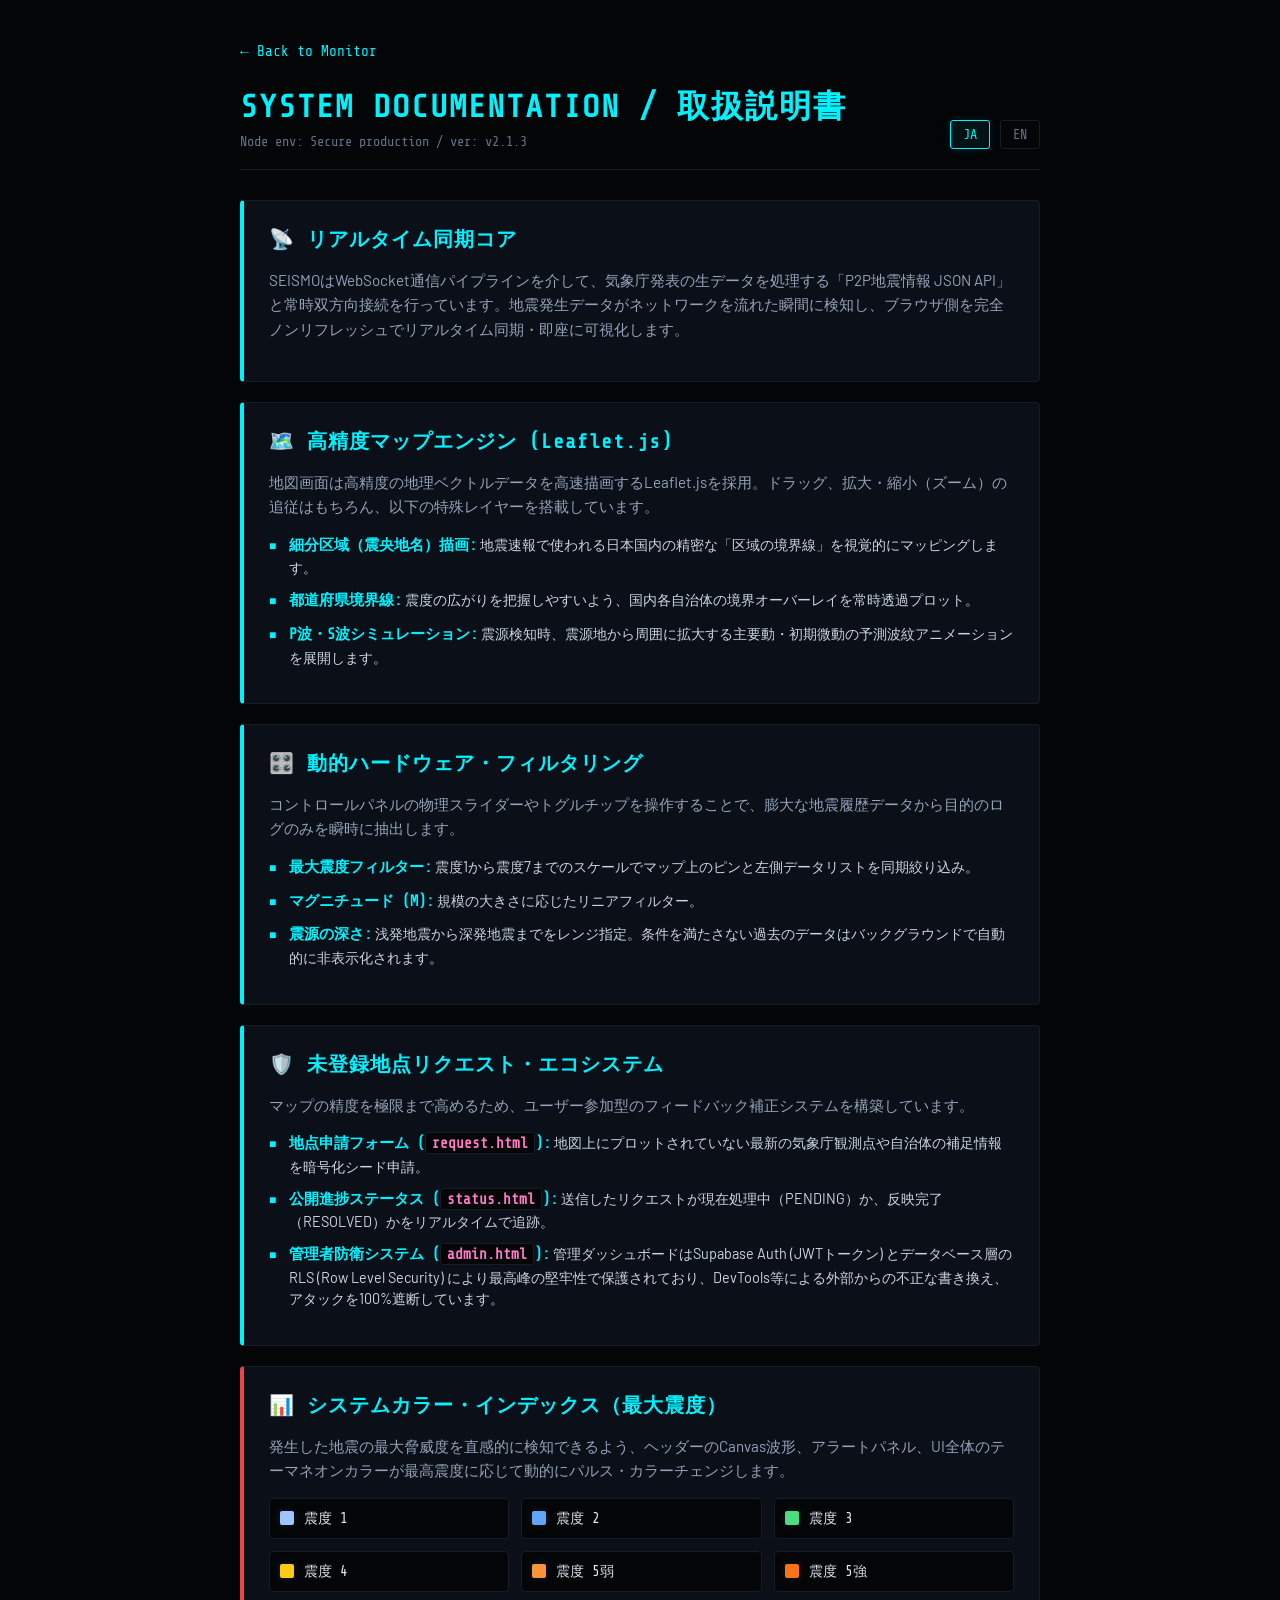
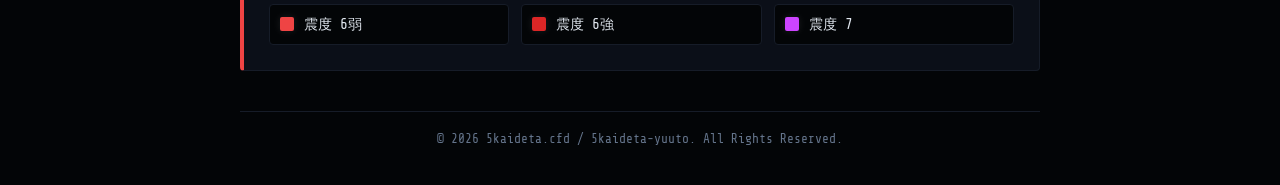
<file: codes/help.html>
<!DOCTYPE html>
<html lang="ja">

<head>
    <meta charset="UTF-8">
    <meta name="viewport" content="width=device-width, initial-scale=1.0">
    <meta property="og:title" content="SEISMO — SYSTEM DOCUMENTATION | 5kaideta.cfd">
    <meta property="og:site_name" content="SEISMO — 取扱説明書">
    <meta property="og:description" content="リアルタイム地震情報モニター「SEISMO」の機能、操作方法、システム構成に関する詳細ドキュメントです。">
    <meta property="og:type" content="website">
    <meta property="og:url" content="https://earthquake.5kaideta.cfd/help">
    <meta property="og:image" content="https://earthquake.5kaideta.cfd/ogp-thumbnail.png">
    <meta property="twitter:card" content="summary_large_image">
    <link rel="icon" href="favicon.ico" type="image/x-icon">
    <title>SEISMO — SYSTEM DOCUMENTATION | 5kaideta.cfd</title>
    <link href="https://fonts.googleapis.com/css2?family=Share+Tech+Mono&family=Barlow:wght@400;600&display=swap"
        rel="stylesheet">
    <style>
        :root {
            --bg: #030507;
            --accent: #00f2ff;
            --bg-card: #0b0f18;
            --border: #161c28;
            --text: #e2e8f0;
            --text-muted: #64748b;
        }

        body {
            background: var(--bg);
            color: var(--text);
            font-family: 'Barlow', -apple-system, BlinkMacSystemFont, "Segoe UI", Roboto, sans-serif;
            margin: 0;
            padding: 40px 20px;
            display: flex;
            flex-direction: column;
            align-items: center;
        }

        .container {
            width: 100%;
            max-width: 800px;
        }

        header {
            border-bottom: 1px solid var(--border);
            padding-bottom: 20px;
            margin-bottom: 30px;
            display: flex;
            justify-content: space-between;
            align-items: flex-end;
        }

        h1 {
            font-family: 'Share Tech Mono', monospace;
            font-size: 2rem;
            margin: 0;
            color: var(--accent);
            text-transform: uppercase;
            letter-spacing: 2px;
        }

        .version-node {
            font-family: 'Share Tech Mono', monospace;
            font-size: 0.85rem;
            color: var(--text-muted);
            margin-top: 5px;
        }

        .lang-switch {
            display: flex;
            gap: 10px;
        }

        .lang-btn {
            background: transparent;
            border: 1px solid var(--border);
            color: var(--text-muted);
            padding: 6px 12px;
            cursor: pointer;
            font-family: 'Share Tech Mono', monospace;
            font-size: 0.85rem;
            transition: all 0.2s ease;
            border-radius: 3px;
        }

        .lang-btn:hover {
            border-color: var(--accent);
            color: var(--accent);
        }

        .lang-btn.active {
            border-color: var(--accent);
            background: rgba(0, 242, 255, 0.05);
            color: var(--accent);
            box-shadow: 0 0 10px rgba(0, 242, 255, 0.1);
        }

        .back-link {
            font-family: 'Share Tech Mono', monospace;
            color: var(--accent);
            text-decoration: none;
            display: inline-flex;
            align-items: center;
            gap: 5px;
            font-size: 0.9rem;
            margin-bottom: 25px;
            transition: opacity 0.2s;
        }

        .back-link:hover {
            opacity: 0.8;
        }

        .help-card {
            background: var(--bg-card);
            border: 1px solid var(--border);
            border-left: 4px solid var(--accent);
            padding: 25px;
            margin-bottom: 20px;
            border-radius: 4px;
        }

        .help-card h2 {
            font-family: 'Share Tech Mono', monospace;
            color: var(--accent);
            margin: 0 0 15px 0;
            font-size: 1.25rem;
            display: flex;
            align-items: center;
            gap: 10px;
            letter-spacing: 1px;
        }

        .help-card p {
            margin: 0 0 15px 0;
            font-size: 0.95rem;
            line-height: 1.6;
            color: #94a3b8;
        }

        .help-list {
            margin: 10px 0 0 0;
            padding: 0;
            list-style: none;
        }

        .help-list li {
            font-size: 0.9rem;
            color: #cbd5e1;
            margin-bottom: 10px;
            position: relative;
            padding-left: 20px;
            line-height: 1.5;
        }

        .help-list li::before {
            content: "■";
            color: var(--accent);
            font-size: 0.75rem;
            position: absolute;
            left: 0;
            top: 2px;
        }

        .help-list li strong {
            color: var(--accent);
            font-family: 'Share Tech Mono', monospace;
            font-size: 0.95rem;
        }

        .code-span {
            background: #030507;
            border: 1px solid var(--border);
            color: #ff79c6;
            padding: 2px 6px;
            border-radius: 3px;
            font-family: 'Share Tech Mono', monospace;
            font-size: 0.9rem;
        }

        .color-grid {
            display: grid;
            grid-template-columns: repeat(auto-fit, minmax(200px, 1fr));
            gap: 12px;
            margin-top: 15px;
            font-family: 'Share Tech Mono', monospace;
            font-size: 0.9rem;
        }

        .color-item {
            background: #030507;
            border: 1px solid var(--border);
            padding: 10px;
            border-radius: 4px;
            display: flex;
            align-items: center;
            gap: 10px;
        }

        .color-indicator {
            width: 14px;
            height: 14px;
            border-radius: 2px;
            box-shadow: 0 0 8px rgba(255, 255, 255, 0.1);
        }

        footer {
            margin-top: 40px;
            border-top: 1px solid var(--border);
            padding-top: 20px;
            text-align: center;
            font-family: 'Share Tech Mono', monospace;
            font-size: 0.8rem;
            color: var(--text-muted);
        }

        @media (max-width: 600px) {
            header {
                flex-direction: column;
                align-items: flex-start;
                gap: 15px;
            }

            body {
                padding: 20px 10px;
            }
        }
    </style>
</head>

<body>
    <div class="container">
        <a href="/" class="back-link">← Back to Monitor</a>

        <header>
            <div>
                <h1 id="title-text">System Documentation</h1>
                <div class="version-node">Node env: Secure production / ver: v2.1.3</div>
            </div>
            <div class="lang-switch">
                <button id="btn-ja" class="lang-btn active" onclick="setLang('ja')">JA</button>
                <button id="btn-en" class="lang-btn" onclick="setLang('en')">EN</button>
            </div>
        </header>

        <main id="help-content">
        </main>

        <footer>
            &copy; 2026 5kaideta.cfd / 5kaideta-yuuto. All Rights Reserved.
        </footer>
    </div>

    <script>
        let currentLang = localStorage.getItem('seismo_lang') || 'ja';

        const i18n = {
            ja: {
                coreTitle: "📡 リアルタイム同期コア",
                coreDesc: "SEISMOはWebSocket通信パイプラインを介して、気象庁発表の生データを処理する「P2P地震情報 JSON API」と常時双方向接続を行っています。地震発生データがネットワークを流れた瞬間に検知し、ブラウザ側を完全ノンリフレッシュでリアルタイム同期・即座に可視化します。",

                mapTitle: "🗺️ 高精度マップエンジン (Leaflet.js)",
                mapDesc: "地図画面は高精度の地理ベクトルデータを高速描画するLeaflet.jsを採用。ドラッグ、拡大・縮小（ズーム）の追従はもちろん、以下の特殊レイヤーを搭載しています。",
                mapList: `
                    <li><strong>細分区域（震央地名）描画:</strong> 地震速報で使われる日本国内の精密な「区域の境界線」を視覚的にマッピングします。</li>
                    <li><strong>都道府県境界線:</strong> 震度の広がりを把握しやすいよう、国内各自治体の境界オーバーレイを常時透過プロット。</li>
                    <li><strong>P波・S波シミュレーション:</strong> 震源検知時、震源地から周囲に拡大する主要動・初期微動の予測波紋アニメーションを展開します。</li>
                `,

                filterTitle: "🎛️ 動的ハードウェア・フィルタリング",
                filterDesc: "コントロールパネルの物理スライダーやトグルチップを操作することで、膨大な地震履歴データから目的のログのみを瞬時に抽出します。",
                filterList: `
                    <li><strong>最大震度フィルター:</strong> 震度1から震度7までのスケールでマップ上のピンと左側データリストを同期絞り込み。</li>
                    <li><strong>マグニチュード (M):</strong> 規模の大きさに応じたリニアフィルター。</li>
                    <li><strong>震源の深さ:</strong> 浅発地震から深発地震までをレンジ指定。条件を満たさない過去のデータはバックグラウンドで自動的に非表示化されます。</li>
                `,

                reqTitle: "🛡️ 未登録地点リクエスト・エコシステム",
                reqDesc: "マップの精度を極限まで高めるため、ユーザー参加型のフィードバック補正システムを構築しています。",
                reqList: `
                    <li><strong>地点申請フォーム (<span class="code-span">request.html</span>):</strong> 地図上にプロットされていない最新の気象庁観測点や自治体の補足情報を暗号化シード申請。</li>
                    <li><strong>公開進捗ステータス (<span class="code-span">status.html</span>):</strong> 送信したリクエストが現在処理中（PENDING）か、反映完了（RESOLVED）かをリアルタイムで追跡。</li>
                    <li><strong>管理者防衛システム (<span class="code-span">admin.html</span>):</strong> 管理ダッシュボードはSupabase Auth (JWTトークン) とデータベース層のRLS (Row Level Security) により最高峰の堅牢性で保護されており、DevTools等による外部からの不正な書き換え、アタックを100%遮断しています。</li>
                `,

                colorTitle: "📊 システムカラー・インデックス（最大震度）",
                colorDesc: "発生した地震の最大脅威度を直感的に検知できるよう、ヘッダーのCanvas波形、アラートパネル、UI全体のテーマネオンカラーが最高震度に応じて動的にパルス・カラーチェンジします。",
                color1: "震度 1",
                color2: "震度 2",
                color3: "震度 3",
                color4: "震度 4",
                color5jaku: "震度 5弱",
                color5kyou: "震度 5強",
                color6jaku: "震度 6弱",
                color6kyou: "震度 6強",
                color7: "震度 7",
            },
            en: {
                coreTitle: "📡 Real-Time Sync Cluster",
                coreDesc: "SEISMO establishes a continuous, bidirectional pipeline via WebSockets directly into the P2P Earthquake JSON API. The engine immediately sniffs telemetry at the packet level concurrent with active seismic events, enabling full zero-refresh data injection and instantaneous visualization.",

                mapTitle: "🗺️ High-Performance Map Engine (Leaflet.js)",
                mapDesc: "Leveraging the Leaflet.js runtime for ultra-low latency vector rendering. Supports fully unconstrained panning and scaling alongside these critical operational layers:",
                mapList: `
                    <li><strong>Sub-Prefecture Borders:</strong> Accurately overlays JMA structural epicenter zones onto the geodetic mesh.</li>
                    <li><strong>Prefectural Boundaries:</strong> Renders a highly transparent, anti-aliased administrative boundary layer to analyze intensity propagation.</li>
                    <li><strong>P/S Wave Simulation:</strong> Upon notification, dynamically traces growing primary (P-wave) and secondary (S-wave) kinetic fields from the epicenter matrix.</li>
                `,

                filterTitle: "🎛️ Dynamic Hardware Metric Filtering",
                filterDesc: "Manipulating the continuous sliders or control chip matrices instantly truncates the structural database cache to match your active parameters.",
                filterList: `
                    <li><strong>Max Intensity:</strong> Synchronizes both the spatial markers and the left-side timeline stream across the JMA scale (1 to 7).</li>
                    <li><strong>Magnitude (M):</strong> Filters active clusters linear to raw seismic energy output.</li>
                    <li><strong>Focal Depth:</strong> Constraints bounds anywhere from shallow crustal failures to high-depth mantle anomalies. Out-of-bound logs are automatically culled.</li>
                `,

                reqTitle: "🛡️ Crowdsourced Request Architecture",
                reqDesc: "Features a synchronized user feedback submission architecture to maintain structural and topographical accuracy over the mapping nodes.",
                reqList: `
                    <li><strong>Intake Registry (<span class="code-span">request.html</span>):</strong> Grants users localized submission privileges for reporting unregistered JMA observation telemetry or new municipal nodes.</li>
                    <li><strong>Lifecycle Tracker (<span class="code-span">status.html</span>):</strong> A live dashboard exposing step-by-step verification flows (PENDING / RESOLVED) for active tickets.</li>
                    <li><strong>Hardened Core Dashboard (<span class="code-span">admin.html</span>):</strong> The admin console utilizes Supabase Auth cryptographic JWT tokens coupled with PostgreSQL RLS (Row Level Security). External script injections or client-side DevTools modifications are rejected 100% by the cloud kernel.</li>
                `,

                colorTitle: "📊 Seismic Color Index (Max Threat Level)",
                colorDesc: "To ensure instantaneous situational awareness, the application's header Canvas waveform, warning modals, and accent lines automatically shift frequencies to isolate threats based on the maximum recorded intensity.",
                color1: "Intensity 1",
                color2: "Intentisy 2",
                color3: "Intensity 3",
                color4: "Intensity 4",
                color5jaku: "Intensity 5-",
                color5kyou: "Intensity 5+",
                color6jaku: "Intensity 6-",
                color6kyou: "Intensity 6+",
                color7: "Intensity 7",
            }
        };

        function renderHelp() {
            const content = document.getElementById('help-content');
            const data = i18n[currentLang];

            content.innerHTML = `
                <div class="help-card">
                    <h2>${data.coreTitle}</h2>
                    <p>${data.coreDesc}</p>
                </div>

                <div class="help-card">
                    <h2>${data.mapTitle}</h2>
                    <p>${data.mapDesc}</p>
                    <ul class="help-list">${data.mapList}</ul>
                </div>

                <div class="help-card">
                    <h2>${data.filterTitle}</h2>
                    <p>${data.filterDesc}</p>
                    <ul class="help-list">${data.filterList}</ul>
                </div>

                <div class="help-card">
                    <h2>${data.reqTitle}</h2>
                    <p>${data.reqDesc}</p>
                    <ul class="help-list">${data.reqList}</ul>
                </div>

                <div class="help-card" style="border-left-color: #ef4444;">
                    <h2>${data.colorTitle}</h2>
                    <p>${data.colorDesc}</p>
                    <div class="color-grid">
                        <div class="color-item"><span class="color-indicator" style="background:#9ec5fe;"></span>${data.color1}</div>
                        <div class="color-item"><span class="color-indicator" style="background:#60a5fa;"></span>${data.color2}</div>
                        <div class="color-item"><span class="color-indicator" style="background:#4ade80;"></span>${data.color3}</div>
                        <div class="color-item"><span class="color-indicator" style="background:#facc15;"></span>${data.color4}</div>
                        <div class="color-item"><span class="color-indicator" style="background:#fb923c;"></span>${data.color5jaku}</div>
                        <div class="color-item"><span class="color-indicator" style="background:#f97316;"></span>${data.color5kyou}</div>
                        <div class="color-item"><span class="color-indicator" style="background:#ef4444;"></span>${data.color6jaku}</div>
                        <div class="color-item"><span class="color-indicator" style="background:#dc2626;"></span>${data.color6kyou}</div>
                        <div class="color-item"><span class="color-indicator" style="background:#cc44ff;"></span>${data.color7}</div>
                    </div>
                </div>
            `;

            document.getElementById('title-text').innerText = currentLang === 'ja' ? 'SYSTEM DOCUMENTATION / 取扱説明書' : 'SYSTEM DOCUMENTATION';
        }

        function setLang(lang) {
            currentLang = lang;
            localStorage.setItem('seismo_lang', lang);
            document.documentElement.lang = lang;

            document.getElementById('btn-en').classList.toggle('active', lang === 'en');
            document.getElementById('btn-ja').classList.toggle('active', lang === 'ja');

            renderHelp();
        }

        setLang(currentLang);
    </script>
</body>

</html>
</file>
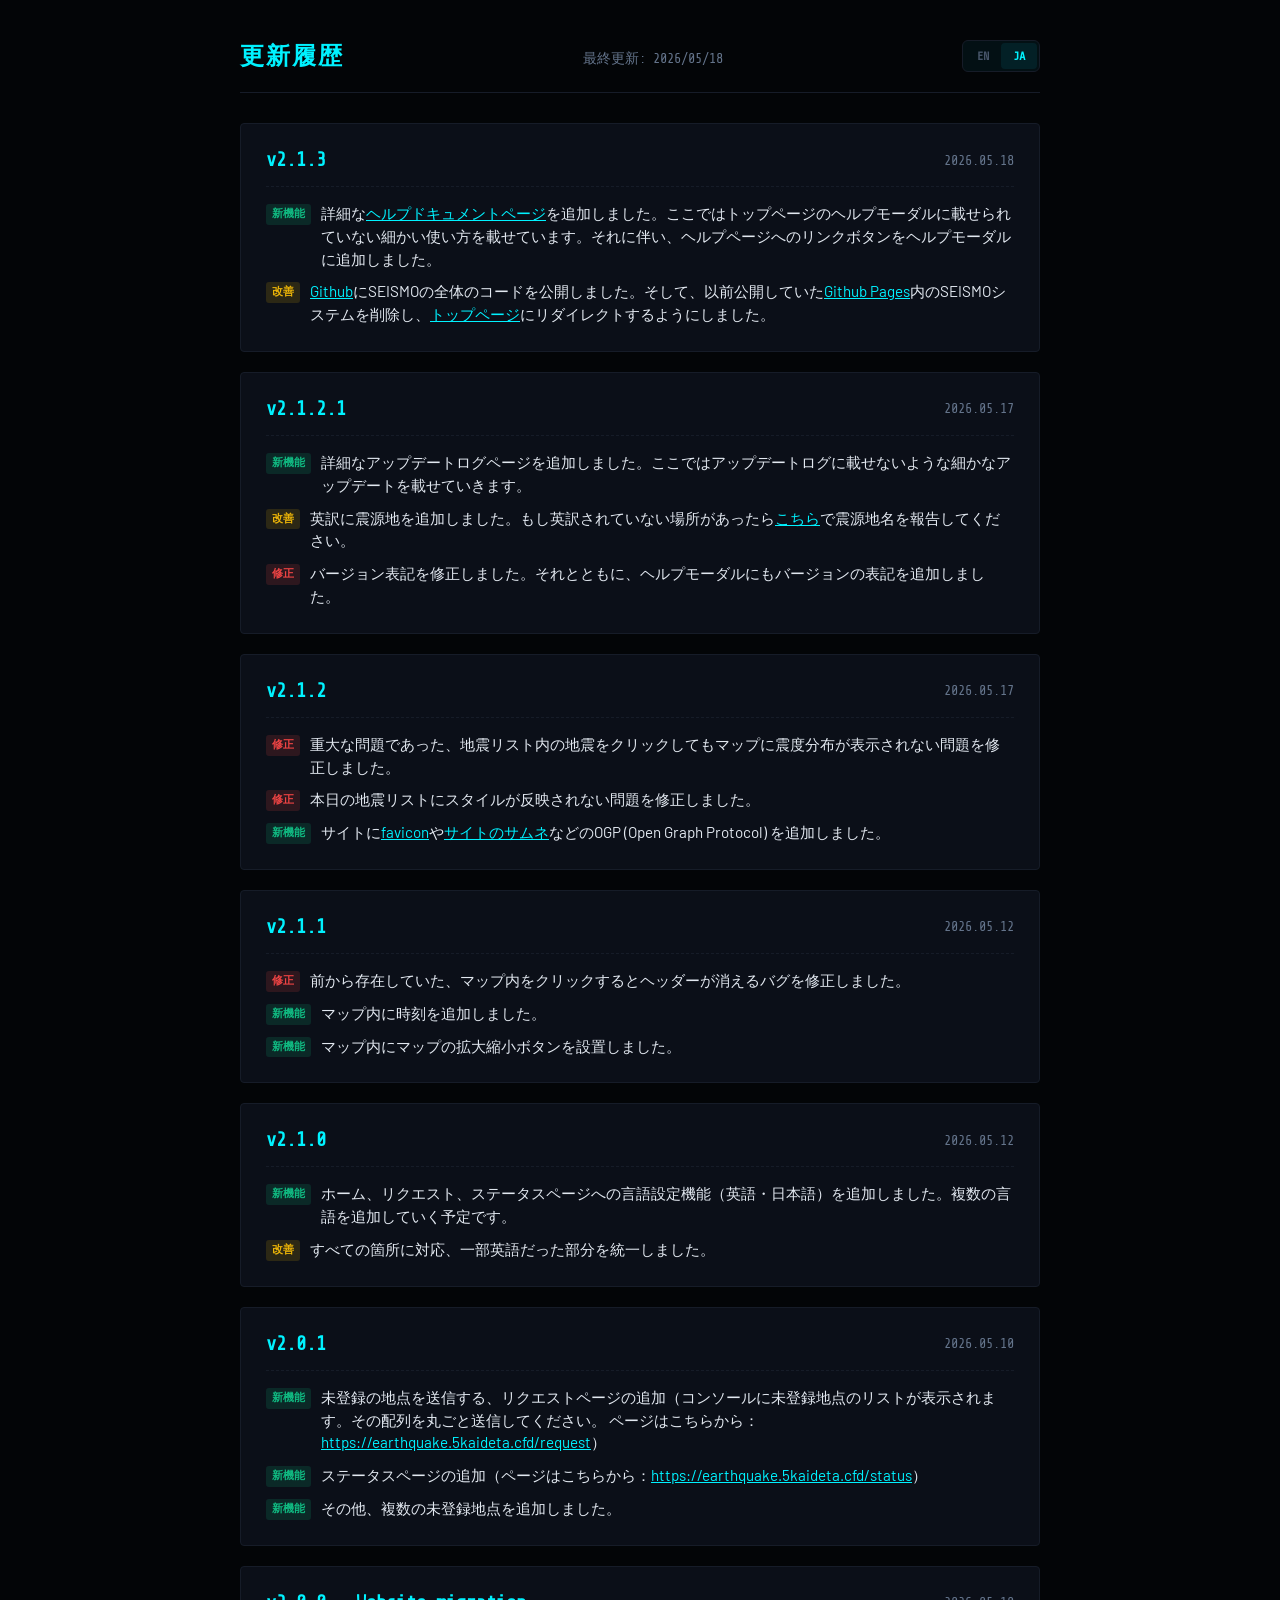
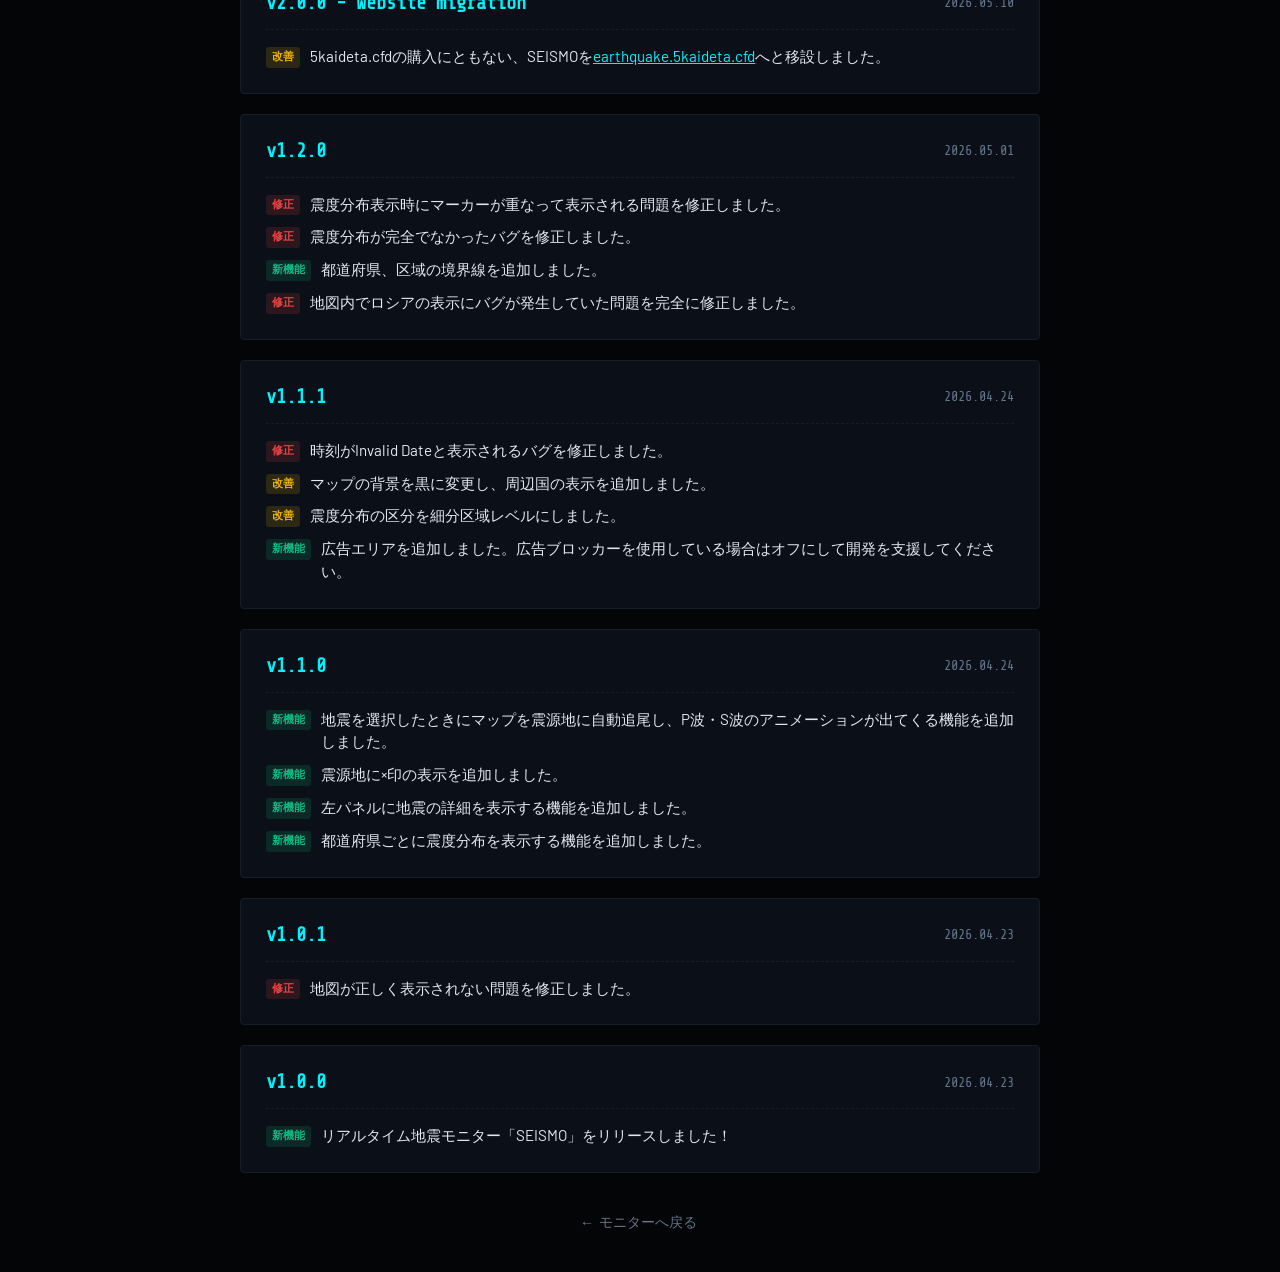
<file: codes/updatelog.html>
<!DOCTYPE html>
<html lang="ja">

<head>
    <meta charset="UTF-8">
    <meta name="viewport" content="width=device-width, initial-scale=1.0">
    <meta property="og:title" content="SEISMO — Update Log | 5kaideta.cfd">
    <meta property="og:site_name" content="SEISMO — Update Log">
    <meta property="og:description" content="SEISMOの更新履歴・アップデートログです。">
    <meta property="og:type" content="website">
    <meta property="og:url" content="https://earthquake.5kaideta.cfd/updatelog">
    <meta property="og:image" content="https://earthquake.5kaideta.cfd/ogp-thumbnail.png">
    <meta property="twitter:card" content="summary_large_image">
    <link rel="icon" href="favicon.ico" type="image/x-icon">
    <title>SEISMO — Update Log | 5kaideta.cfd</title>
    <link href="https://fonts.googleapis.com/css2?family=Share+Tech+Mono&family=Barlow:wght@400;600&display=swap"
        rel="stylesheet">
    <style>
        :root {
            --bg: #030507;
            --accent: #00f2ff;
            --bg-card: #0b0f18;
            --border: #161c28;
            --text: #e2e8f0;
            --cyan-dim: rgba(0, 216, 255, 0.08);
            --badge-new: rgba(16, 185, 129, 0.15);
            --badge-new-text: #10b981;
            --badge-fix: rgba(239, 68, 68, 0.15);
            --badge-fix-text: #ef4444;
            --badge-imp: rgba(234, 179, 8, 0.15);
            --badge-imp-text: #eab308;
        }

        body {
            background: var(--bg);
            color: var(--text);
            font-family: 'Barlow', sans-serif;
            margin: 0;
            padding: 40px 20px;
            display: flex;
            justify-content: center;
            min-height: 100vh;
        }

        .container {
            width: 100%;
            max-width: 800px;
        }

        .header {
            display: flex;
            justify-content: space-between;
            align-items: center;
            border-bottom: 1px solid var(--border);
            padding-bottom: 20px;
            margin-bottom: 30px;
        }

        h1 {
            font-family: 'Share Tech Mono', monospace;
            color: var(--accent);
            margin: 0;
            font-size: 1.5rem;
            text-transform: uppercase;
            letter-spacing: 2px;
        }

        .lang-switch {
            display: inline-flex;
            align-items: center;
            background: rgba(0, 216, 255, 0.05);
            border: 1px solid var(--border);
            border-radius: 6px;
            padding: 2px;
        }

        .lang-btn {
            background: transparent;
            border: none;
            color: #475569;
            font-family: 'Share Tech Mono', monospace;
            font-size: 0.75rem;
            font-weight: 700;
            cursor: pointer;
            padding: 6px 12px;
            border-radius: 4px;
            transition: 0.2s;
        }

        .lang-btn:hover {
            color: var(--text);
        }

        .lang-btn.active {
            background: var(--cyan-dim);
            color: var(--accent);
        }

        .list {
            display: flex;
            flex-direction: column;
            gap: 20px;
        }

        .item {
            background: var(--bg-card);
            border: 1px solid var(--border);
            padding: 25px;
            border-radius: 4px;
            transition: 0.3s;
        }

        .item:hover {
            border-color: rgba(0, 242, 255, 0.3);
        }

        .item-header {
            display: flex;
            justify-content: space-between;
            align-items: center;
            margin-bottom: 15px;
            padding-bottom: 15px;
            border-bottom: 1px dashed var(--border);
        }

        .version {
            font-family: 'Share Tech Mono', monospace;
            font-size: 1.2rem;
            color: var(--accent);
            font-weight: bold;
        }

        .date {
            font-family: 'Share Tech Mono', monospace;
            font-size: 0.85rem;
            color: #64748b;
        }

        .changes {
            list-style: none;
            padding: 0;
            margin: 0;
        }

        .changes li {
            margin-bottom: 10px;
            font-size: 0.95rem;
            display: flex;
            align-items: flex-start;
            gap: 10px;
            line-height: 1.5;
        }

        .changes li:last-child {
            margin-bottom: 0;
        }

        .tag {
            font-family: 'Share Tech Mono', monospace;
            font-size: 0.7rem;
            padding: 2px 6px;
            border-radius: 3px;
            font-weight: bold;
            flex-shrink: 0;
            margin-top: 2px;
        }

        .tag.new {
            background: var(--badge-new);
            color: var(--badge-new-text);
        }

        .tag.fix {
            background: var(--badge-fix);
            color: var(--badge-fix-text);
        }

        .tag.imp {
            background: var(--badge-imp);
            color: var(--badge-imp-text);
        }

        .back-link {
            display: block;
            text-align: center;
            margin-top: 40px;
            color: #64748b;
            text-decoration: none;
            font-family: 'Share Tech Mono', monospace;
            font-size: 0.9rem;
            transition: 0.2s;
        }

        .back-link:hover {
            color: var(--accent);
        }

        @media (max-width: 600px) {
            .header {
                flex-direction: column;
                align-items: flex-start;
                gap: 15px;
            }
        }
    </style>
</head>

<body>
    <div class="container">
        <div class="header">
            <h1 data-i18n="title">Update Log</h1>
            <div id="lastUpdated"
                style="font-family: 'Share Tech Mono', monospace; font-size: 0.85rem; color: #64748b; margin-top: 6px;">
            </div>
            <div class="lang-switch">
                <button class="lang-btn" onclick="setLang('en')" id="btn-en">EN</button>
                <button class="lang-btn" onclick="setLang('ja')" id="btn-ja">JA</button>
            </div>
        </div>

        <div class="list" id="logList">
            <!-- ログはjsで生成 -->
        </div>

        <a href="/" class="back-link" data-i18n="retMonitor">← Return to Monitor</a>
    </div>

    <script>
        const i18n = {
            en: {
                title: "Update Log",
                retMonitor: "← Return to Monitor",
                tags: { new: "NEW", fix: "FIX", imp: "IMP" },
                lastUp: "Last Updated: "
            },
            ja: {
                title: "更新履歴",
                retMonitor: "← モニターへ戻る",
                tags: { new: "新機能", fix: "修正", imp: "改善" },
                lastUp: "最終更新: "
            }
        };

        const links = {
            top: "https://earthquake.5kaideta.cfd",
            request: "https://earthquake.5kaideta.cfd/request",
            status: "https://earthquake.5kaideta.cfd/status",
            thumb: "https://earthquake.5kaideta.cfd/ogp-thumbnail.png",
            fav: "https://earthquake.5kaideta.cfd/favicon.ico",
            update: "https://earthquake.5kaideta.cfd/update",
            help: "https://earthquake.5kaideta.cfd/help",
            github: "https://github.com/cod-git12/Earthquake-Viewer",
            githubpages: "https://cod-git12.github.io/Earthquake-Viewer"
        };

        const updateLogs = [
            {
                version: "v2.1.3",
                date: "2026.05.18",
                changes: [
                    {
                        type: "new",
                        en: "We have added a detailed <link help> help documentation page </link>. This page covers more specific usage details that are not included in the help modal on the homepage. Accordingly, we have added a link button to the help page within the help modal.",
                        ja: "詳細な<link help>ヘルプドキュメントページ</link>を追加しました。ここではトップページのヘルプモーダルに載せられていない細かい使い方を載せています。それに伴い、ヘルプページへのリンクボタンをヘルプモーダルに追加しました。",
                    },
                    {
                        type: "imp",
                        en: "We have published the complete SEISMO code on <link github>GitHub</link>. We have also removed the SEISMO system from <link githubpages>GitHub Pages</link>, which was previously available there, and set it to redirect to the <link top>homepage</link>.",
                        ja: "<link github>Github</link>にSEISMOの全体のコードを公開しました。そして、以前公開していた<link githubpages>Github Pages</link>内のSEISMOシステムを削除し、<link top>トップページ</link>にリダイレクトするようにしました。"
                    }
                ]
            },
            {
                version: "v2.1.2.1",
                date: "2026.05.17",
                changes: [
                    {
                        type: "new",
                        en: "We have added a detailed update log page. Here, we will post minor updates that are not included in the main update log.",
                        ja: "詳細な<link update>アップデートログページ<link>を追加しました。ここではアップデートログに載せないような細かなアップデートを載せていきます。",
                    },
                    {
                        type: "imp",
                        en: "We have added the epicenter to the English translation. If there are any locations that have not been translated into English, please report the epicenter names <link request>here</link>.",
                        ja: "英訳に震源地を追加しました。もし英訳されていない場所があったら<link request>こちら</link>で震源地名を報告してください。"
                    },
                    {
                        type: "fix",
                        en: "We have updated the version information. We have also added the version information to the help modal.",
                        ja: "バージョン表記を修正しました。それとともに、ヘルプモーダルにもバージョンの表記を追加しました。"
                    }
                ]
            },
            {
                version: "v2.1.2",
                date: "2026.05.17",
                changes: [
                    {
                        type: "fix",
                        en: "Fixed a critical issue where clicking on an earthquake in the earthquake list did not display the seismic intensity distribution on the map.",
                        ja: "重大な問題であった、地震リスト内の地震をクリックしてもマップに震度分布が表示されない問題を修正しました。"
                    },
                    {
                        type: "fix",
                        en: "Fixed an issue where styles were not applied to the 'Today's Activity' list.",
                        ja: "本日の地震リストにスタイルが反映されない問題を修正しました。"
                    },
                    {
                        type: "new",
                        en: "I've added OGP (Open Graph Protocol) elements to the site, such as a favicon and a site thumbnail.",
                        ja: "サイトに<link fav>favicon</link>や<link thumb>サイトのサムネ</link>などのOGP (Open Graph Protocol) を追加しました。"
                    }
                ]
            },
            {
                version: "v2.1.1",
                date: "2026.05.12",
                changes: [
                    {
                        type: "fix",
                        en: "We fixed a bug that caused the header to disappear when clicking on the map, which had existed previously.",
                        ja: "前から存在していた、マップ内をクリックするとヘッダーが消えるバグを修正しました。"
                    },
                    {
                        type: "new",
                        en: "We added a clock to the map.",
                        ja: "マップ内に時刻を追加しました。"
                    },
                    {
                        type: "new",
                        en: "We added zoom in/out buttons to the map.",
                        ja: "マップ内にマップの拡大縮小ボタンを設置しました。"
                    }
                ]
            },
            {
                version: "v2.1.0",
                date: "2026.05.12",
                changes: [
                    {
                        type: "new",
                        en: "Added language settings (English and Japanese) to the Home, Requests, and Status pages. We plan to add more languages in the future.",
                        ja: "ホーム、リクエスト、ステータスページへの言語設定機能（英語・日本語）を追加しました。複数の言語を追加していく予定です。"
                    },
                    {
                        type: "imp",
                        en: "Implemented across all sections; standardized areas that were previously partially in English.",
                        ja: "すべての箇所に対応、一部英語だった部分を統一しました。"
                    }
                ]
            },
            {
                version: "v2.0.1",
                date: "2026.05.10",
                changes: [
                    {
                        type: "new",
                        en: "Added Request Page for unregistered locations. Unknown locations appear in the console. Submit the array directly. Link: <link request>https://earthquake.5kaideta.cfd/request</link>",
                        ja: "未登録の地点を送信する、リクエストページの追加（コンソールに未登録地点のリストが表示されます。その配列を丸ごと送信してください。 ページはこちらから：<link request>https://earthquake.5kaideta.cfd/request</link>）"
                    },
                    {
                        type: "new",
                        en: "Added Status Page to view requested locations. Link: <link status>https://earthquake.5kaideta.cfd/status</link>",
                        ja: "ステータスページの追加（ページはこちらから：<link status>https://earthquake.5kaideta.cfd/status</link>）"
                    },
                    {
                        type: "new",
                        en: "Added multiple unregistered locations.",
                        ja: "その他、複数の未登録地点を追加しました。"
                    }
                ]
            },
            {
                version: "v2.0.0 - Website migration",
                date: "2026.05.10",
                changes: [
                    {
                        type: "imp",
                        en: "Moved SEISMO to <link top>earthquake.5kaideta.cfd</link> following the domain purchase.",
                        ja: "5kaideta.cfdの購入にともない、SEISMOを<link top>earthquake.5kaideta.cfd</link>へと移設しました。"
                    }
                ]
            },
            {
                version: "v1.2.0",
                date: "2026.05.01",
                changes: [
                    {
                        type: "fix",
                        en: "Fixed marker overlap on intensity distribution.",
                        ja: "震度分布表示時にマーカーが重なって表示される問題を修正しました。"
                    },
                    {
                        type: "fix",
                        en: "Fixed incomplete intensity distribution bug.",
                        ja: "震度分布が完全でなかったバグを修正しました。"
                    },
                    {
                        type: "new",
                        en: "Added borders for prefectures and regions.",
                        ja: "都道府県、区域の境界線を追加しました。"
                    },
                    {
                        type: "fix",
                        en: "We have fully resolved the issue causing a display error for Russia on the map.",
                        ja: "地図内でロシアの表示にバグが発生していた問題を完全に修正しました。"
                    }
                ]
            },
            {
                version: "v1.1.1",
                date: "2026.04.24",
                changes: [
                    {
                        type: "fix",
                        en: "We have fixed a bug that caused the time to display as “Invalid Date.”",
                        ja: "時刻がInvalid Dateと表示されるバグを修正しました。"
                    },
                    {
                        type: "imp",
                        en: "We changed the map background to black and added the names of neighboring countries.",
                        ja: "マップの背景を黒に変更し、周辺国の表示を追加しました。"
                    },
                    {
                        type: "imp",
                        en: "We have refined the seismic intensity distribution categories to the sub-district level.",
                        ja: "震度分布の区分を細分区域レベルにしました。"
                    },
                    {
                        type: "new",
                        en: "We've added an ad section. If you're using an ad blocker, please turn it off to support our development efforts.",
                        ja: "広告エリアを追加しました。広告ブロッカーを使用している場合はオフにして開発を支援してください。"
                    }
                ]
            },
            {
                version: "v1.1.0",
                date: "2026.04.24",
                changes: [
                    {
                        type: "new",
                        en: "We've added a feature that automatically zooms the map to the epicenter when you select an earthquake, and displays animations of P-waves and S-waves.",
                        ja: "地震を選択したときにマップを震源地に自動追尾し、P波・S波のアニメーションが出てくる機能を追加しました。"
                    },
                    {
                        type: "new",
                        en: "We have added an “×” marker to the epicenter.",
                        ja: "震源地に×印の表示を追加しました。"
                    },
                    {
                        type: "new",
                        en: "We have added a feature to display earthquake details in the left panel.",
                        ja: "左パネルに地震の詳細を表示する機能を追加しました。"
                    },
                    {
                        type: "new",
                        en: "We have added a feature that displays seismic intensity distributions by prefecture.",
                        ja: "都道府県ごとに震度分布を表示する機能を追加しました。"
                    }
                ]
            },
            {
                version: "v1.0.1",
                date: "2026.04.23",
                changes: [
                    {
                        type: "fix",
                        en: "Fixed an issue where the map was not displaying correctly.",
                        ja: "地図が正しく表示されない問題を修正しました。"
                    }
                ]
            },
            {
                version: "v1.0.0",
                date: "2026.04.23",
                changes: [
                    {
                        type: "new",
                        en: "Released SEISMO, the real-time earthquake monitor!",
                        ja: "リアルタイム地震モニター「SEISMO」をリリースしました！"
                    }
                ]
            }
        ];

        let currentLang = localStorage.getItem('seismo_lang') || (navigator.language.startsWith('ja') ? 'ja' : 'en');

        function renderLogs() {
            const list = document.getElementById('logList');
            list.innerHTML = '';

            updateLogs.forEach(log => {
                const item = document.createElement('div');
                item.className = 'item';

                let changesHtml = '';
                log.changes.forEach(c => {
                    const tagText = i18n[currentLang].tags[c.type];
                    let text = currentLang === 'ja' ? c.ja : c.en;

                    text = parseCustomLinks(text);

                    changesHtml += `<li><span class="tag ${c.type}">${tagText}</span><span>${text}</span></li>`;
                });

                item.innerHTML = `
                    <div class="item-header">
                        <div class="version">${log.version}</div>
                        <div class="date">${log.date}</div>
                    </div>
                    <ul class="changes">
                        ${changesHtml}
                    </ul>
                `;
                list.appendChild(item);
            });
        }

        function setLang(lang) {
            currentLang = lang;
            localStorage.setItem('seismo_lang', lang);
            document.documentElement.lang = lang;

            document.getElementById('btn-en').classList.toggle('active', lang === 'en');
            document.getElementById('btn-ja').classList.toggle('active', lang === 'ja');

            document.querySelectorAll('[data-i18n]').forEach(el => {
                const key = el.getAttribute('data-i18n');
                if (i18n[lang][key]) el.innerText = i18n[lang][key];
            });

            const latestDate = updateLogs[0].date.replace(/\./g, '/');
            document.getElementById('lastUpdated').innerText = i18n[lang].lastUp + latestDate;

            renderLogs();
        }

        function parseCustomLinks(text) {
            return text.replace(/<link\s+([^>]+)>(.*?)<\/link>/g, (match, key, content) => {
                const url = links[key.trim()];
                if (url) {
                    return `<a href="${url}" style="color: var(--accent); text-decoration: underline;">${content}</a>`;
                }
                return content;
            });
        }

        setLang(currentLang);
    </script>
</body>

</html>
</file>
